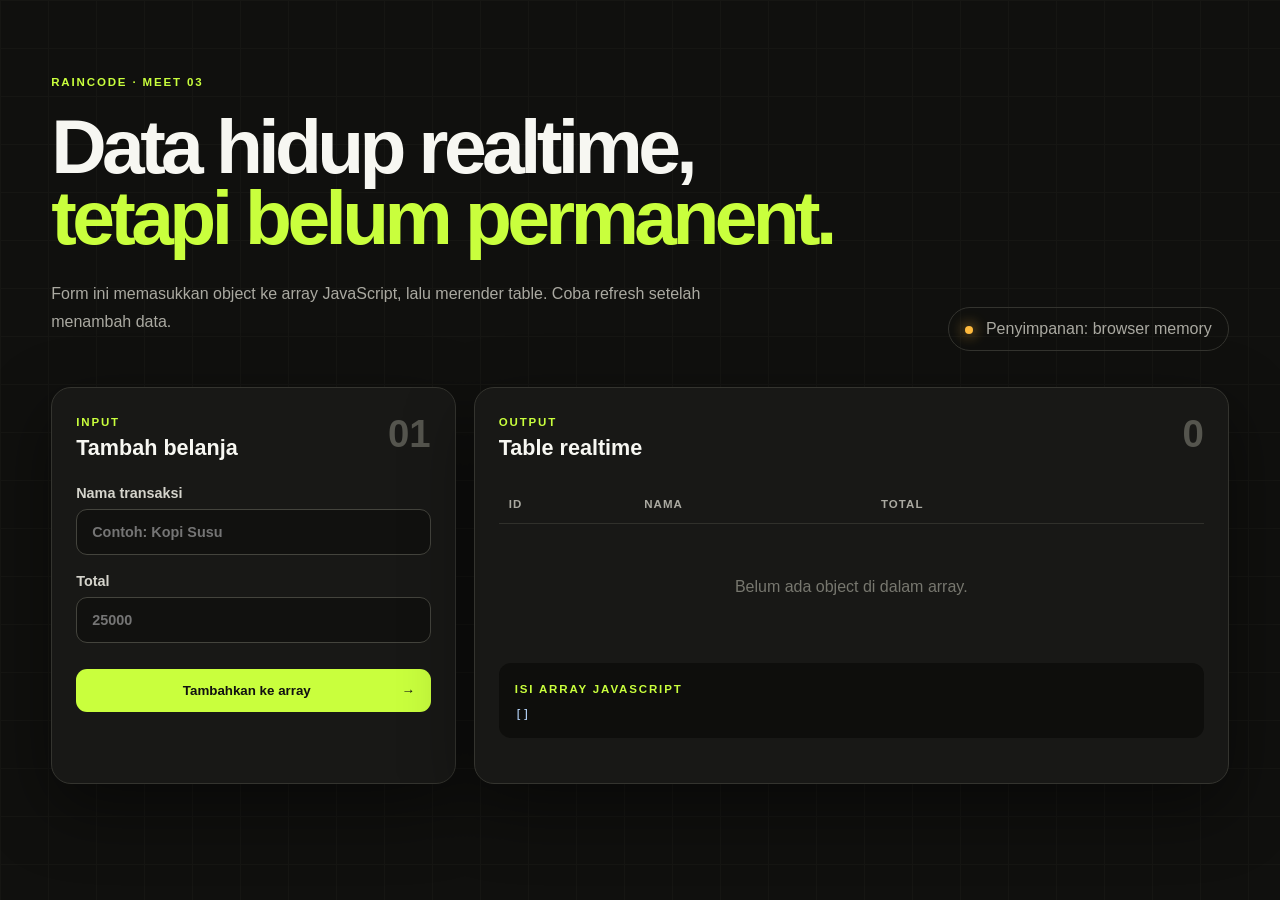
<file: exercises/meet-03/live-class/01-data-sementara/index.html>
<!doctype html>
<html lang="id">
  <head>
    <meta charset="utf-8" />
    <meta name="viewport" content="width=device-width, initial-scale=1" />
    <title>Data Sementara — Meet 03</title>
    <link rel="stylesheet" href="style.css" />
  </head>
  <body>
    <main class="shell">
      <section class="intro">
        <p class="eyebrow">RAINCODE · MEET 03</p>
        <h1>Data hidup realtime,<br /><span>tetapi belum permanent.</span></h1>
        <p>
          Form ini memasukkan object ke array JavaScript, lalu merender table.
          Coba refresh setelah menambah data.
        </p>
        <div class="memory-pill"><span></span> Penyimpanan: browser memory</div>
      </section>

      <section class="workspace">
        <form id="transaction-form" class="card">
          <div class="card-title">
            <div>
              <small>INPUT</small>
              <h2>Tambah belanja</h2>
            </div>
            <strong>01</strong>
          </div>
          <label
              >Nama transaksi
            <input
              id="nama"
              name="nama"
              placeholder="Contoh: Kopi Susu"
              maxlength="100"
              required
            />
          </label>
          <label
              >Total
            <input
              id="total"
              name="total"
              type="number"
              min="0"
              step="0.01"
              placeholder="25000"
              required
            />
          </label>
          <button type="submit">Tambahkan ke array <span>→</span></button>
          <p id="form-message" class="message" role="status"></p>
        </form>

        <section class="card table-card">
          <div class="card-title">
            <div>
              <small>OUTPUT</small>
              <h2>Table realtime</h2>
            </div>
            <strong id="count">0</strong>
          </div>
          <div class="table-wrap">
            <table>
              <thead>
                <tr>
                  <th>ID</th>
                  <th>Nama</th>
                  <th>Total</th>
                  <th></th>
                </tr>
              </thead>
              <tbody id="transaction-rows"></tbody>
            </table>
            <div id="empty-state" class="empty">
              Belum ada object di dalam array.
            </div>
          </div>
          <div class="array-preview">
            <small>ISI ARRAY JAVASCRIPT</small>
            <pre id="array-output">[]</pre>
          </div>
        </section>
      </section>
    </main>
    <script src="app.js"></script>
  </body>
</html>
</file>
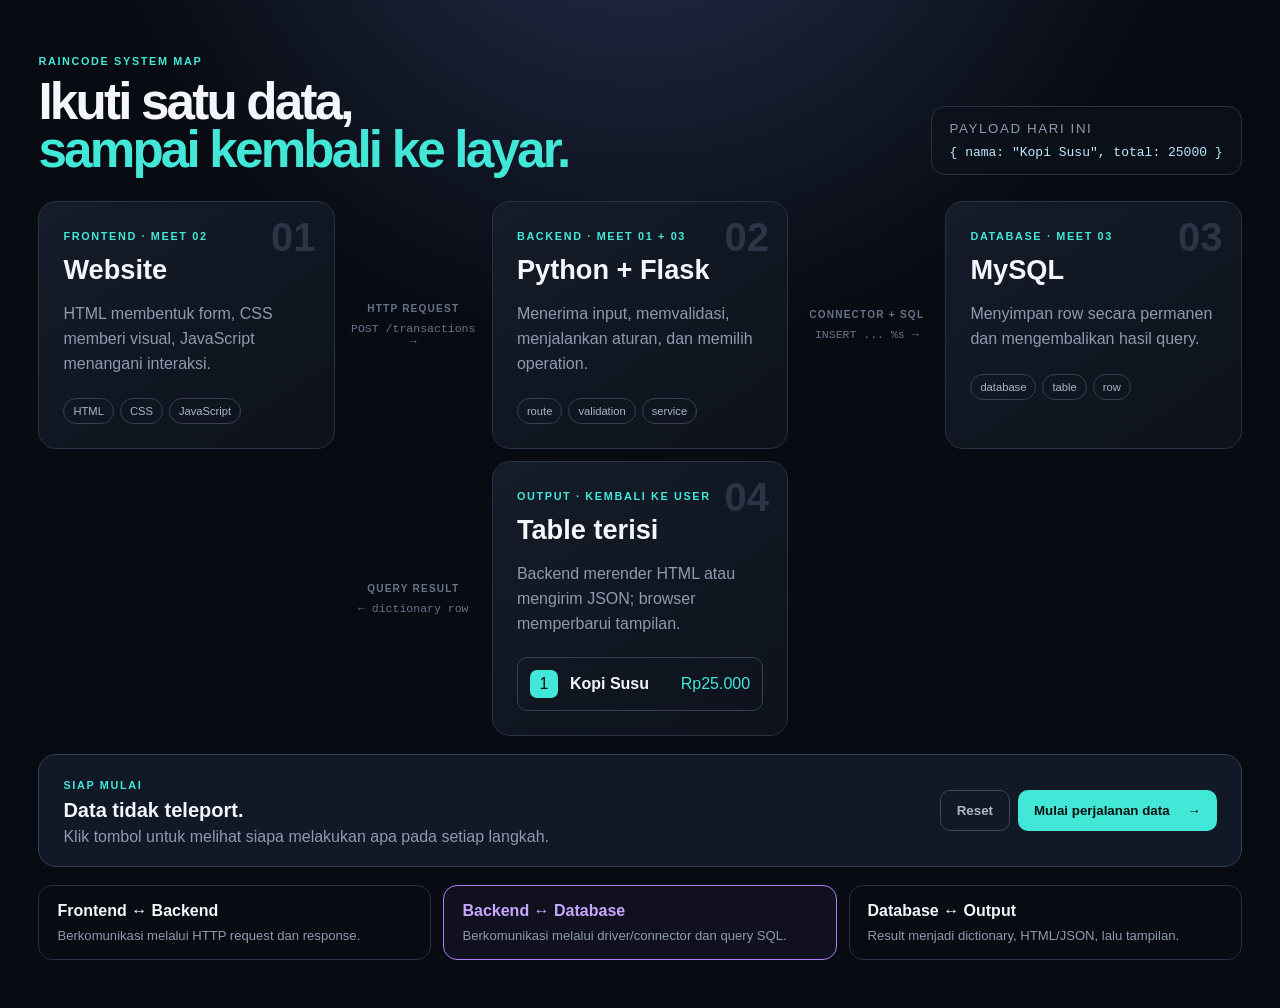
<file: exercises/meet-03/live-class/02-system-flow/index.html>
<!doctype html>
<html lang="id">
  <head>
    <meta charset="utf-8" />
    <meta name="viewport" content="width=device-width, initial-scale=1" />
    <title>Perjalanan Data — Meet 03</title>
    <link rel="stylesheet" href="style.css" />
  </head>
  <body>
    <header>
      <div>
        <p>RAINCODE SYSTEM MAP</p>
        <h1>Ikuti satu data,<br /><span>sampai kembali ke layar.</span></h1>
      </div>
      <div class="payload">
        <small>PAYLOAD HARI INI</small
        ><code>{ nama: "Kopi Susu", total: 25000 }</code>
      </div>
    </header>

    <main>
      <section class="map" aria-label="Diagram perjalanan data">
        <article class="node frontend" data-step="1">
          <span class="number">01</span><small>FRONTEND · MEET 02</small>
          <h2>Website</h2>
          <p>
            HTML membentuk form, CSS memberi visual, JavaScript menangani
            interaksi.
          </p>
          <div class="chips">
            <span>HTML</span><span>CSS</span><span>JavaScript</span>
          </div>
        </article>
        <div class="bridge" data-step="2">
          <b>HTTP REQUEST</b><span>POST /transactions →</span>
        </div>
        <article class="node backend" data-step="3">
          <span class="number">02</span><small>BACKEND · MEET 01 + 03</small>
          <h2>Python + Flask</h2>
          <p>
            Menerima input, memvalidasi, menjalankan aturan, dan memilih
            operation.
          </p>
          <div class="chips">
            <span>route</span><span>validation</span><span>service</span>
          </div>
        </article>
        <div class="bridge" data-step="4">
          <b>CONNECTOR + SQL</b><span>INSERT ... %s →</span>
        </div>
        <article class="node database" data-step="5">
          <span class="number">03</span><small>DATABASE · MEET 03</small>
          <h2>MySQL</h2>
          <p>Menyimpan row secara permanen dan mengembalikan hasil query.</p>
          <div class="chips">
            <span>database</span><span>table</span><span>row</span>
          </div>
        </article>
        <div class="return bridge" data-step="6">
          <b>QUERY RESULT</b><span>← dictionary row</span>
        </div>
        <article class="node output" data-step="7">
          <span class="number">04</span><small>OUTPUT · KEMBALI KE USER</small>
          <h2>Table terisi</h2>
          <p>
            Backend merender HTML atau mengirim JSON; browser memperbarui
            tampilan.
          </p>
          <div class="mini-row">
            <i>1</i><strong>Kopi Susu</strong><em>Rp25.000</em>
          </div>
        </article>
      </section>

      <section class="control-panel">
        <div>
          <small id="step-label">SIAP MULAI</small>
          <h3 id="step-title">Data tidak teleport.</h3>
          <p id="step-description">
            Klik tombol untuk melihat siapa melakukan apa pada setiap langkah.
          </p>
        </div>
        <div class="controls">
          <button id="reset" class="ghost">Reset</button
          ><button id="next">Mulai perjalanan data <span>→</span></button>
        </div>
      </section>

      <section class="legend">
        <article>
          <b>Frontend ↔ Backend</b>
          <p>Berkomunikasi melalui HTTP request dan response.</p>
        </article>
        <article class="focus">
          <b>Backend ↔ Database</b>
          <p>Berkomunikasi melalui driver/connector dan query SQL.</p>
        </article>
        <article>
          <b>Database ↔ Output</b>
          <p>Result menjadi dictionary, HTML/JSON, lalu tampilan.</p>
        </article>
      </section>
    </main>
    <script src="app.js"></script>
  </body>
</html>
</file>
<file: exercises/meet-03/live-class/01-data-sementara/style.css>
:root { color-scheme: dark; --ink:#f7f7f2; --muted:#aaa9a1; --line:#34342f; --lime:#c9ff3d; --panel:#1a1a17; }
* { box-sizing:border-box; }
body { margin:0; min-height:100vh; font-family:Inter,Segoe UI,sans-serif; color:var(--ink); background:#10100e; }
body::before { content:""; position:fixed; inset:0; opacity:.18; pointer-events:none; background-image:linear-gradient(#35352e 1px,transparent 1px),linear-gradient(90deg,#35352e 1px,transparent 1px); background-size:48px 48px; }
.shell { position:relative; width:min(1180px,92vw); margin:auto; padding:64px 0; }
.intro { display:grid; grid-template-columns:1fr auto; gap:12px 40px; align-items:end; margin-bottom:36px; }
.eyebrow,.card-title small,.array-preview small { color:var(--lime); letter-spacing:.16em; font-weight:800; font-size:.72rem; }
h1 { grid-column:1; margin:0; font-size:clamp(2.5rem,6vw,5.8rem); line-height:.92; letter-spacing:-.06em; max-width:850px; }
h1 span { color:var(--lime); }
.intro>p:not(.eyebrow) { grid-column:1; max-width:660px; color:var(--muted); line-height:1.7; }
.memory-pill { grid-column:2; grid-row:2 / span 2; border:1px solid var(--line); padding:12px 16px; border-radius:999px; color:var(--muted); }
.memory-pill span { display:inline-block; width:8px; height:8px; margin-right:8px; background:#ffba3d; border-radius:50%; box-shadow:0 0 14px #ffba3d; }
.workspace { display:grid; grid-template-columns:minmax(280px,.75fr) minmax(500px,1.4fr); gap:18px; }
.card { background:color-mix(in srgb,var(--panel) 92%,transparent); border:1px solid var(--line); border-radius:20px; padding:24px; box-shadow:0 24px 70px #0007; }
.card-title { display:flex; justify-content:space-between; align-items:start; margin-bottom:24px; }
.card-title h2 { margin:5px 0 0; font-size:1.35rem; }
.card-title strong { color:#55554e; font-size:2.4rem; }
label { display:grid; gap:8px; margin:18px 0; color:#d5d4cc; font-size:.9rem; font-weight:650; }
input { width:100%; padding:14px 15px; border:1px solid #44443d; border-radius:11px; color:var(--ink); background:#11110f; font:inherit; outline:none; }
input:focus { border-color:var(--lime); box-shadow:0 0 0 3px #c9ff3d1f; }
button[type=submit] { width:100%; margin-top:8px; padding:14px 16px; border:0; border-radius:11px; background:var(--lime); color:#111; font-weight:850; cursor:pointer; }
button[type=submit] span { float:right; }
.message { min-height:22px; color:var(--muted); font-size:.8rem; }
.table-wrap { overflow:auto; position:relative; min-height:160px; }
table { width:100%; border-collapse:collapse; }
th,td { padding:13px 10px; text-align:left; border-bottom:1px solid #30302b; }
th { color:var(--muted); font-size:.72rem; text-transform:uppercase; letter-spacing:.09em; }
.id-chip { display:inline-grid; place-items:center; width:28px; height:28px; border-radius:8px; background:#292923; color:var(--lime); }
.remove { border:1px solid #484840; background:transparent; color:#aaa; width:28px; height:28px; border-radius:8px; cursor:pointer; }
.empty { position:absolute; inset:45px 0 0; display:grid; place-items:center; color:#77776f; }
.empty[hidden] { display:none; }
.array-preview { margin-top:18px; padding:16px; background:#0e0e0c; border-radius:12px; }
pre { max-height:170px; overflow:auto; margin:10px 0 0; color:#b9d8ff; font-size:.78rem; }
@media(max-width:800px){.intro,.workspace{grid-template-columns:1fr}.memory-pill{grid-column:1;grid-row:auto;justify-self:start}.workspace{display:grid}}
</file>
<file: exercises/meet-03/live-class/02-system-flow/style.css>
:root{color-scheme:dark;--bg:#080b12;--panel:#111722;--line:#293244;--text:#f4f6fb;--muted:#8e9ab0;--cyan:#43e7d7;--violet:#aa7dff;--amber:#ffca58}
*{box-sizing:border-box}body{margin:0;background:radial-gradient(circle at 50% -20%,#263252 0,transparent 40%),var(--bg);color:var(--text);font-family:Inter,Segoe UI,sans-serif;min-height:100vh}header,main{width:min(1440px,94vw);margin:auto}header{display:flex;justify-content:space-between;align-items:end;padding:44px 0 26px}header p,.node small,.control-panel small{letter-spacing:.15em;color:var(--cyan);font-weight:800;font-size:.68rem}h1{margin:7px 0 0;font-size:clamp(2rem,4vw,4.6rem);line-height:.95;letter-spacing:-.055em}h1 span{color:var(--cyan)}.payload{display:grid;gap:9px;padding:14px 18px;border:1px solid var(--line);background:#0c111aaa;border-radius:14px}.payload small{color:var(--muted);letter-spacing:.12em}.payload code{color:#bde9ff}.map{display:grid;grid-template-columns:1fr .45fr 1fr .45fr 1fr;grid-template-rows:auto auto;gap:12px;align-items:stretch}.node{position:relative;padding:24px;border:1px solid var(--line);border-radius:18px;background:linear-gradient(145deg,#151c29,#0d121b);min-height:235px;transition:.35s}.node h2{font-size:1.7rem;margin:10px 0}.node p{color:var(--muted);line-height:1.55}.number{position:absolute;right:18px;top:13px;font-size:2.5rem;font-weight:900;color:#2b3547}.chips{display:flex;flex-wrap:wrap;gap:6px;margin-top:22px}.chips span{padding:6px 9px;border:1px solid #354054;border-radius:999px;color:#aab4c7;font-size:.7rem}.bridge{align-self:center;display:grid;gap:8px;text-align:center;color:#67738a;transition:.35s}.bridge b{font-size:.63rem;letter-spacing:.12em}.bridge span{font-family:ui-monospace,monospace;font-size:.72rem}.output{grid-column:3;grid-row:2;min-height:175px}.return{grid-column:2;grid-row:2}.mini-row{display:grid;grid-template-columns:auto 1fr auto;gap:12px;align-items:center;margin-top:20px;padding:12px;border:1px solid #344157;border-radius:10px}.mini-row i{display:grid;place-items:center;width:28px;height:28px;background:var(--cyan);color:#07100f;border-radius:7px;font-style:normal}.mini-row em{color:var(--cyan);font-style:normal}.node.active,.bridge.active{border-color:var(--cyan);box-shadow:0 0 0 2px #43e7d72b,0 22px 70px #43e7d718;transform:translateY(-4px)}.bridge.active{color:var(--cyan);transform:scale(1.05)}.done{opacity:.48}.control-panel{display:flex;align-items:center;justify-content:space-between;gap:28px;margin-top:18px;padding:20px 24px;border:1px solid #35415a;border-radius:18px;background:#111826}.control-panel h3{margin:6px 0;font-size:1.25rem}.control-panel p{margin:0;color:var(--muted)}.controls{display:flex;gap:8px;white-space:nowrap}button{border:0;border-radius:10px;padding:12px 16px;background:var(--cyan);font-weight:850;color:#07110f;cursor:pointer}button span{margin-left:14px}.ghost{background:transparent;color:#aeb8ca;border:1px solid #3b465b}.legend{display:grid;grid-template-columns:repeat(3,1fr);gap:12px;margin:18px 0 48px}.legend article{padding:16px 18px;border:1px solid var(--line);border-radius:14px}.legend p{color:var(--muted);font-size:.82rem;margin:8px 0 0}.legend .focus{border-color:var(--violet);background:#aa7dff0d}.legend .focus b{color:#c6a9ff}@media(max-width:1000px){header{align-items:start;gap:20px}.map{grid-template-columns:1fr}.node,.bridge,.output,.return{grid-column:1;grid-row:auto}.bridge span{transform:rotate(90deg);margin:5px}.control-panel{align-items:flex-start;flex-direction:column}.legend{grid-template-columns:1fr}}@media(max-width:650px){header{display:grid}.payload{margin-top:22px}.controls{width:100%}.controls button{flex:1}.node{min-height:auto}}
</file>
